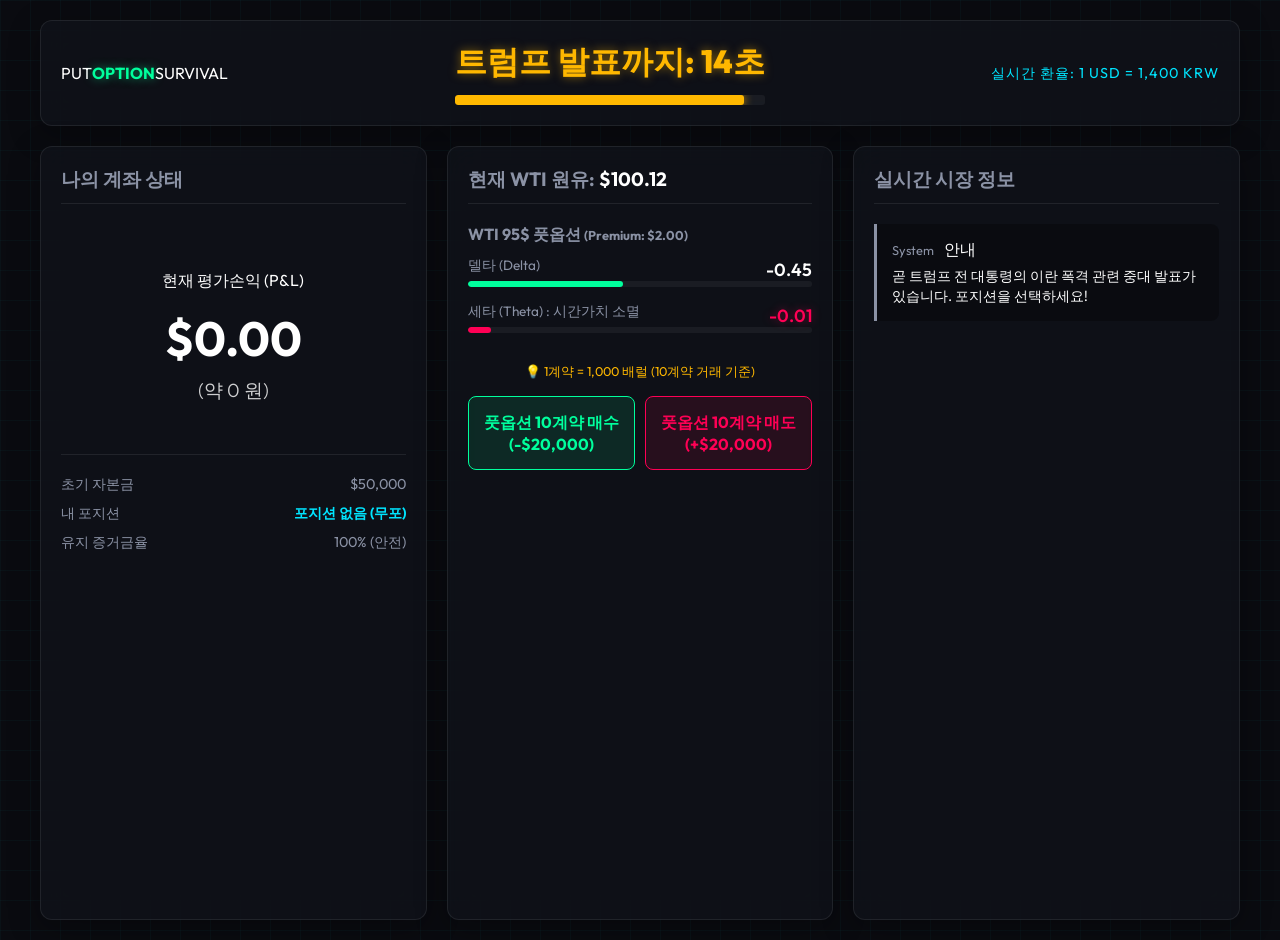
<file: index.html>
<!DOCTYPE html>
<html lang="ko">

<head>
    <meta charset="UTF-8">
    <meta name="viewport" content="width=device-width, initial-scale=1.0">
    <title>putOptionTrade - 풋옵션 트레이딩 서바이벌</title>
    <link href="https://fonts.googleapis.com/css2?family=Outfit:wght@300;400;600;800&display=swap" rel="stylesheet">
    <link rel="stylesheet" href="style.css">
</head>

<body>

    <!-- K-브로커 마진콜 오버레이 (숨김 상태) -->
    <div id="margin-call-overlay" class="hidden">
        <div class="sms-alert">
            <h3>[웹발신] 긴급 알림</h3>
            <p>OOO고객님, 해외선물 위탁증거금이 부족(Margin Call)합니다.</p>
            <p class="alert-red">즉시 추가 납입 요망.</p>
            <p>미납 시 강제 청산(반대매매) 됩니다.</p>
            <button id="btn-close-sms">확인(강제 청산 당하기)</button>
        </div>
    </div>

    <!-- 게임 오버 및 영수증 패널 (숨김 상태) -->
    <div id="game-over-overlay" class="hidden">
        <div class="receipt-panel">
            <h2 id="receipt-title">[ 파산 영수증 ]</h2>
            <div class="receipt-details">
                <p>나의 포지션: <strong id="receipt-pos" style="color:var(--text-primary)">없음</strong></p>
                <p>기초자산(WTI) 종가: <strong id="receipt-wti" style="color:var(--text-primary)">$100.00</strong></p>
                <br>
                <p>최종 손익(P&L): <span id="receipt-pl" class="profit">+$0</span></p>
                <p>예상 양도소득세(11%): <span id="receipt-tax" class="loss">-$0</span></p>
                <br>
                <div class="summary-msg" id="receipt-msg"
                    style="padding:15px; border-top:1px dashed var(--text-secondary); color:var(--neon-warning)">"탐욕의 끝은
                    늘 마진콜입니다."</div>
            </div>
            <button id="btn-restart" class="btn-buy" style="width:100%; margin-top:20px;">다시 도전하기</button>
        </div>
    </div>

    <!-- 메인 대시보드 -->
    <div class="dashboard-wrapper">

        <!-- 헤더: 타이머 & 환율 정보 -->
        <header class="top-nav glass-panel">
            <div class="logo">PUT<strong>OPTION</strong>SURVIVAL</div>
            <div class="timer" id="timer-container"
                style="font-size: 2rem; font-weight: 800; color: var(--neon-warning); text-shadow: 0 0 10px rgba(255,184,0,0.5); text-align:center;">
                트럼프 발표까지: <span id="timer-display">15</span>초
                <div class="gauge-bar" style="margin-top:10px; height:10px;">
                    <div class="fill" id="timer-bar"
                        style="width: 100%; background: var(--neon-warning); box-shadow: 0 0 10px rgba(255,184,0,0.8);">
                    </div>
                </div>
            </div>
            <div class="exchange-rate">
                실시간 환율: 1 USD = <span id="krw-rate">1,400</span> KRW
            </div>
        </header>

        <!-- 메인 그리드 레이아웃 -->
        <main class="grid-container">

            <!-- 포트폴리오 상태 (수익/손실) -->
            <section class="portfolio-section glass-panel">
                <h2 class="section-title">나의 계좌 상태</h2>
                <div class="balance-card">
                    <p class="label">현재 평가손익 (P&L)</p>
                    <h1 class="value-usd" id="pl-usd">$0.00</h1>
                    <h3 class="value-krw" id="pl-krw">(약 0 원)</h3>
                </div>
                <div class="balance-details">
                    <div class="detail-item">
                        <span>초기 자본금</span>
                        <span>$50,000</span>
                    </div>
                    <div class="detail-item">
                        <span>내 포지션</span>
                        <strong id="current-position" style="color:var(--neon-info)">포지션 없음 (무포)</strong>
                    </div>
                    <div class="detail-item">
                        <span>유지 증거금율</span>
                        <span id="margin-ratio">100% (안전)</span>
                    </div>
                </div>
            </section>

            <!-- 주문 및 호가창 -->
            <section class="order-section glass-panel">
                <h2 class="section-title">현재 WTI 원유: <span id="wti-price"
                        style="color:var(--text-primary)">$100.00</span></h2>

                <h3 style="margin:0 0 10px 0; font-size:1rem; color:var(--text-secondary);">WTI 95$ 풋옵션 <span
                        style="font-size:0.8rem">(Premium: <span id="opt-premium">$2.00</span>)</span></h3>
                <div class="greeks-box">
                    <div class="greek-item">
                        <span class="greek-name">델타 (Delta)</span>
                        <span class="greek-val" id="delta-val">-0.45</span>
                        <div class="gauge-bar">
                            <div class="fill" id="delta-bar" style="width: 45%; background: var(--neon-profit);"></div>
                        </div>
                    </div>
                    <div class="greek-item">
                        <span class="greek-name">세타 (Theta) : 시간가치 소멸</span>
                        <span class="greek-val loss" id="theta-val">-0.00</span>
                        <div class="gauge-bar">
                            <div class="fill" id="theta-bar" style="width: 0%; background: var(--neon-loss);"></div>
                        </div>
                    </div>
                </div>

                <div class="order-book">
                    <p class="multiplier-info">💡 1계약 = 1,000 배럴 (10계약 거래 기준)</p>
                    <div class="order-controls">
                        <button id="btn-buy" class="btn-buy">풋옵션 10계약 매수 (-$20,000)</button>
                        <button id="btn-sell" class="btn-sell">풋옵션 10계약 매도 (+$20,000)</button>
                    </div>
                </div>
            </section>

            <!-- 실시간 뉴스 플로우 (찌라시) -->
            <section class="news-section glass-panel">
                <h2 class="section-title">실시간 시장 정보</h2>
                <div class="news-ticker" id="news-container">
                    <div class="news-item normal">
                        <span class="time">System</span>
                        <span class="tag">안내</span>
                        <p>곧 트럼프 전 대통령의 이란 폭격 관련 중대 발표가 있습니다. 포지션을 선택하세요!</p>
                    </div>
                </div>
            </section>

        </main>
    </div>

    <!-- 오디오 엘리먼트 (마진콜용 심장박동) -->
    <audio id="heartbeat-snd" loop>
        <source src="https://assets.mixkit.co/active_storage/sfx/228/228-preview.mp3" type="audio/mpeg">
    </audio>

    <script src="script.js"></script>
</body>

</html>
</file>
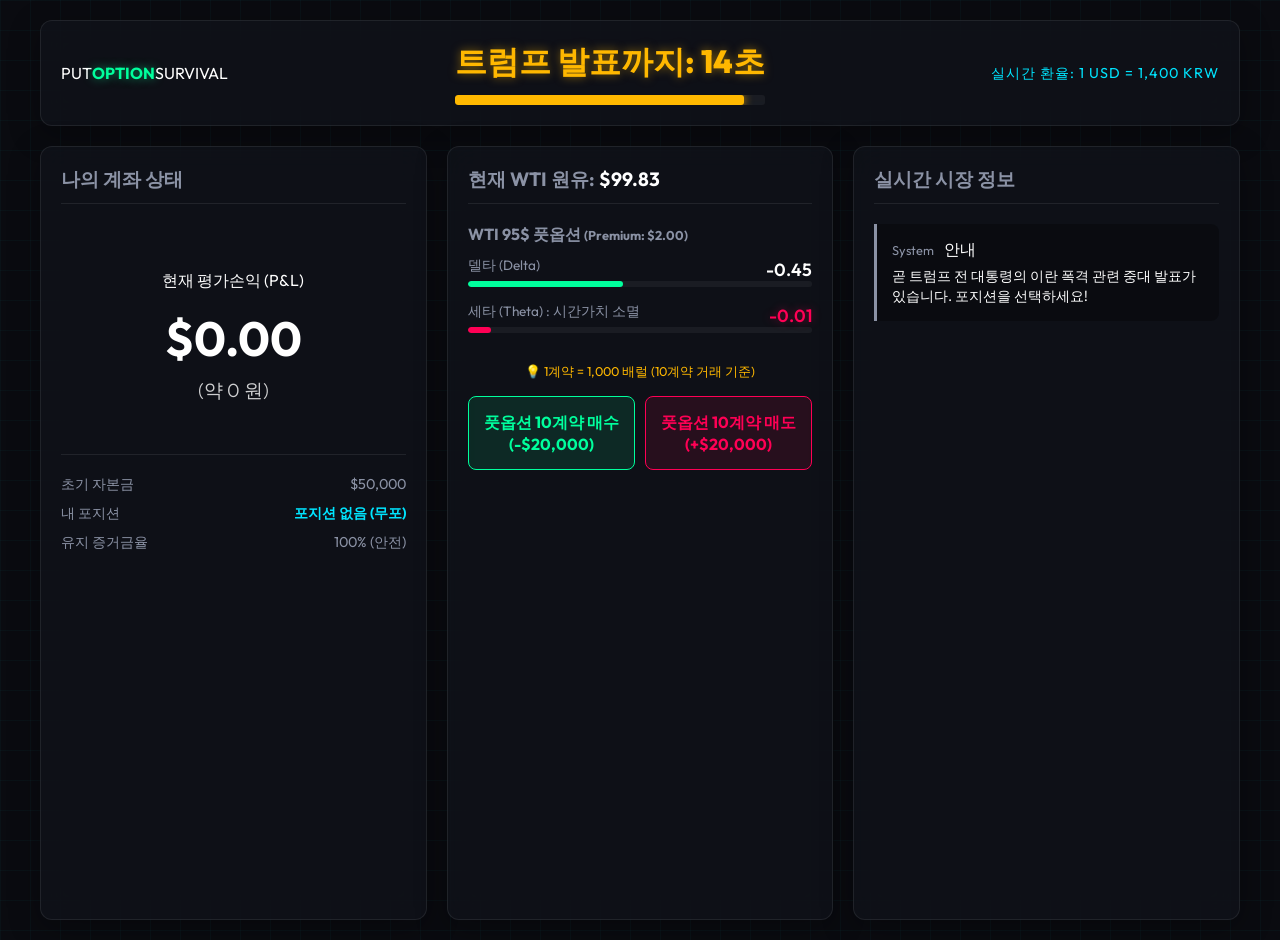
<file: putOptionTrade/index.html>
<!DOCTYPE html>
<html lang="ko">

<head>
    <meta charset="UTF-8">
    <meta name="viewport" content="width=device-width, initial-scale=1.0">
    <title>putOptionTrade - 풋옵션 트레이딩 서바이벌</title>
    <link href="https://fonts.googleapis.com/css2?family=Outfit:wght@300;400;600;800&display=swap" rel="stylesheet">
    <link rel="stylesheet" href="style.css">
</head>

<body>

    <!-- K-브로커 마진콜 오버레이 (숨김 상태) -->
    <div id="margin-call-overlay" class="hidden">
        <div class="sms-alert">
            <h3>[웹발신] 긴급 알림</h3>
            <p>OOO고객님, 해외선물 위탁증거금이 부족(Margin Call)합니다.</p>
            <p class="alert-red">즉시 추가 납입 요망.</p>
            <p>미납 시 강제 청산(반대매매) 됩니다.</p>
            <button id="btn-close-sms">확인(강제 청산 당하기)</button>
        </div>
    </div>

    <!-- 게임 오버 및 영수증 패널 (숨김 상태) -->
    <div id="game-over-overlay" class="hidden">
        <div class="receipt-panel">
            <h2 id="receipt-title">[ 파산 영수증 ]</h2>
            <div class="receipt-details">
                <p>나의 포지션: <strong id="receipt-pos" style="color:var(--text-primary)">없음</strong></p>
                <p>기초자산(WTI) 종가: <strong id="receipt-wti" style="color:var(--text-primary)">$100.00</strong></p>
                <br>
                <p>최종 손익(P&L): <span id="receipt-pl" class="profit">+$0</span></p>
                <p>예상 양도소득세(11%): <span id="receipt-tax" class="loss">-$0</span></p>
                <br>
                <div class="summary-msg" id="receipt-msg"
                    style="padding:15px; border-top:1px dashed var(--text-secondary); color:var(--neon-warning)">"탐욕의 끝은
                    늘 마진콜입니다."</div>
            </div>
            <button id="btn-restart" class="btn-buy" style="width:100%; margin-top:20px;">다시 도전하기</button>
        </div>
    </div>

    <!-- 메인 대시보드 -->
    <div class="dashboard-wrapper">

        <!-- 헤더: 타이머 & 환율 정보 -->
        <header class="top-nav glass-panel">
            <div class="logo">PUT<strong>OPTION</strong>SURVIVAL</div>
            <div class="timer" id="timer-container"
                style="font-size: 2rem; font-weight: 800; color: var(--neon-warning); text-shadow: 0 0 10px rgba(255,184,0,0.5); text-align:center;">
                트럼프 발표까지: <span id="timer-display">15</span>초
                <div class="gauge-bar" style="margin-top:10px; height:10px;">
                    <div class="fill" id="timer-bar"
                        style="width: 100%; background: var(--neon-warning); box-shadow: 0 0 10px rgba(255,184,0,0.8);">
                    </div>
                </div>
            </div>
            <div class="exchange-rate">
                실시간 환율: 1 USD = <span id="krw-rate">1,400</span> KRW
            </div>
        </header>

        <!-- 메인 그리드 레이아웃 -->
        <main class="grid-container">

            <!-- 포트폴리오 상태 (수익/손실) -->
            <section class="portfolio-section glass-panel">
                <h2 class="section-title">나의 계좌 상태</h2>
                <div class="balance-card">
                    <p class="label">현재 평가손익 (P&L)</p>
                    <h1 class="value-usd" id="pl-usd">$0.00</h1>
                    <h3 class="value-krw" id="pl-krw">(약 0 원)</h3>
                </div>
                <div class="balance-details">
                    <div class="detail-item">
                        <span>초기 자본금</span>
                        <span>$50,000</span>
                    </div>
                    <div class="detail-item">
                        <span>내 포지션</span>
                        <strong id="current-position" style="color:var(--neon-info)">포지션 없음 (무포)</strong>
                    </div>
                    <div class="detail-item">
                        <span>유지 증거금율</span>
                        <span id="margin-ratio">100% (안전)</span>
                    </div>
                </div>
            </section>

            <!-- 주문 및 호가창 -->
            <section class="order-section glass-panel">
                <h2 class="section-title">현재 WTI 원유: <span id="wti-price"
                        style="color:var(--text-primary)">$100.00</span></h2>

                <h3 style="margin:0 0 10px 0; font-size:1rem; color:var(--text-secondary);">WTI 95$ 풋옵션 <span
                        style="font-size:0.8rem">(Premium: <span id="opt-premium">$2.00</span>)</span></h3>
                <div class="greeks-box">
                    <div class="greek-item">
                        <span class="greek-name">델타 (Delta)</span>
                        <span class="greek-val" id="delta-val">-0.45</span>
                        <div class="gauge-bar">
                            <div class="fill" id="delta-bar" style="width: 45%; background: var(--neon-profit);"></div>
                        </div>
                    </div>
                    <div class="greek-item">
                        <span class="greek-name">세타 (Theta) : 시간가치 소멸</span>
                        <span class="greek-val loss" id="theta-val">-0.00</span>
                        <div class="gauge-bar">
                            <div class="fill" id="theta-bar" style="width: 0%; background: var(--neon-loss);"></div>
                        </div>
                    </div>
                </div>

                <div class="order-book">
                    <p class="multiplier-info">💡 1계약 = 1,000 배럴 (10계약 거래 기준)</p>
                    <div class="order-controls mobile-action-bar">
                        <button id="btn-buy" class="btn-buy">풋옵션 10계약 매수 (-$20,000)</button>
                        <button id="btn-sell" class="btn-sell">풋옵션 10계약 매도 (+$20,000)</button>
                    </div>
                </div>
            </section>

            <!-- 실시간 뉴스 플로우 (찌라시) -->
            <section class="news-section glass-panel">
                <h2 class="section-title">실시간 시장 정보</h2>
                <div class="news-ticker" id="news-container">
                    <div class="news-item normal">
                        <span class="time">System</span>
                        <span class="tag">안내</span>
                        <p>곧 트럼프 전 대통령의 이란 폭격 관련 중대 발표가 있습니다. 포지션을 선택하세요!</p>
                    </div>
                </div>
            </section>

        </main>
    </div>

    <!-- 오디오 엘리먼트 (마진콜용 심장박동) -->
    <audio id="heartbeat-snd" loop>
        <source src="https://assets.mixkit.co/active_storage/sfx/228/228-preview.mp3" type="audio/mpeg">
    </audio>

    <script src="script.js"></script>
</body>

</html>
</file>
<file: style.css>
/* CSS Variables for Cyberpunk & Glassmorphism Theme */
:root {
    --bg-core: #0A0B10;
    --bg-glass: rgba(18, 20, 29, 0.65);
    --bg-glass-border: rgba(255, 255, 255, 0.08);

    --neon-profit: #00FF9D;
    --neon-loss: #FF0055;
    --neon-warning: #FFB800;
    --neon-info: #00E5FF;

    --text-primary: #FFFFFF;
    --text-secondary: #8B92A5;

    --backdrop-blur: blur(16px);
}

body {
    margin: 0;
    padding: 0;
    background-color: var(--bg-core);
    /* 사이버펑크 스타일의 희미한 그리드 배경 */
    background-image:
        linear-gradient(rgba(0, 229, 255, 0.03) 1px, transparent 1px),
        linear-gradient(90deg, rgba(0, 229, 255, 0.03) 1px, transparent 1px);
    background-size: 30px 30px;
    font-family: 'Outfit', sans-serif;
    color: var(--text-primary);
    overflow-x: hidden;
}

/* Glassmorphism Panel Base */
.glass-panel {
    background: var(--bg-glass);
    backdrop-filter: var(--backdrop-blur);
    -webkit-backdrop-filter: var(--backdrop-blur);
    border: 1px solid var(--bg-glass-border);
    border-radius: 12px;
    box-shadow: 0 8px 32px rgba(0, 0, 0, 0.3);
    padding: 20px;
}

.dashboard-wrapper {
    max-width: 1200px;
    margin: 0 auto;
    padding: 20px;
    height: 100vh;
    display: flex;
    flex-direction: column;
    gap: 20px;
}

/* Header */
.top-nav {
    display: flex;
    justify-content: space-between;
    align-items: center;
}

.logo strong {
    color: var(--neon-profit);
    text-shadow: 0 0 10px rgba(0, 255, 157, 0.5);
}

.exchange-rate {
    color: var(--neon-info);
    font-size: 0.9rem;
    letter-spacing: 1px;
}

/* Main Grid */
.grid-container {
    display: grid;
    grid-template-columns: 1fr 1fr 1fr;
    gap: 20px;
    flex: 1;
}

.section-title {
    font-size: 1.2rem;
    color: var(--text-secondary);
    border-bottom: 1px solid var(--bg-glass-border);
    padding-bottom: 10px;
    margin-top: 0;
    margin-bottom: 20px;
}

/* Typography styles */
.loss {
    color: var(--neon-loss);
    text-shadow: 0 0 10px rgba(255, 0, 85, 0.4);
}

.profit {
    color: var(--neon-profit);
    text-shadow: 0 0 10px rgba(0, 255, 157, 0.4);
}

.balance-card {
    text-align: center;
    padding: 30px 0;
}

.balance-card h1 {
    font-size: 3rem;
    margin: 10px 0;
}

.balance-card h3 {
    font-size: 1.2rem;
    font-weight: 300;
    margin: 0;
    opacity: 0.8;
}

.balance-details {
    margin-top: 20px;
    border-top: 1px solid var(--bg-glass-border);
    padding-top: 20px;
}

.detail-item {
    display: flex;
    justify-content: space-between;
    margin-bottom: 10px;
    color: var(--text-secondary);
    font-size: 0.9rem;
}

/* Greeks Gauge */
.greeks-box {
    margin-bottom: 30px;
}

.greek-item {
    margin-bottom: 15px;
}

.greek-name {
    display: block;
    font-size: 0.85rem;
    color: var(--text-secondary);
    margin-bottom: 5px;
}

.greek-val {
    font-size: 1.1rem;
    font-weight: 600;
    float: right;
    margin-top: -22px;
}

.gauge-bar {
    width: 100%;
    height: 6px;
    background: rgba(255, 255, 255, 0.05);
    border-radius: 3px;
    overflow: hidden;
}

.gauge-bar .fill {
    height: 100%;
    border-radius: 3px;
}

/* Order Controls */
.multiplier-info {
    font-size: 0.8rem;
    color: var(--neon-warning);
    text-align: center;
    margin-bottom: 15px;
}

.order-controls {
    display: flex;
    gap: 10px;
}

.btn-buy,
.btn-sell,
.btn-warning {
    flex: 1;
    padding: 15px;
    border: none;
    border-radius: 8px;
    font-weight: bold;
    cursor: pointer;
    font-family: 'Outfit', sans-serif;
    font-size: 1rem;
    transition: 0.3s;
}

.btn-buy {
    background: rgba(0, 255, 157, 0.1);
    color: var(--neon-profit);
    border: 1px solid var(--neon-profit);
}

.btn-buy:hover {
    background: var(--neon-profit);
    color: var(--bg-core);
    box-shadow: 0 0 20px rgba(0, 255, 157, 0.4);
}

.btn-sell {
    background: rgba(255, 0, 85, 0.1);
    color: var(--neon-loss);
    border: 1px solid var(--neon-loss);
}

.btn-sell:hover {
    background: var(--neon-loss);
    color: var(--bg-core);
    box-shadow: 0 0 20px rgba(255, 0, 85, 0.4);
}

.btn-warning {
    background: var(--neon-warning);
    color: #000;
}

/* News Ticker */
.news-item {
    padding: 15px;
    background: rgba(0, 0, 0, 0.3);
    border-left: 3px solid var(--text-secondary);
    border-radius: 0 8px 8px 0;
    margin-bottom: 15px;
}

.news-item p {
    margin: 5px 0 0 0;
    font-size: 0.9rem;
    line-height: 1.4;
}

.news-item .time {
    font-size: 0.8rem;
    color: var(--text-secondary);
    margin-right: 10px;
}

.news-item.urgent {
    border-left-color: var(--neon-loss);
}

.news-item.urgent .tag {
    background: rgba(255, 0, 85, 0.2);
    color: var(--neon-loss);
    padding: 2px 6px;
    border-radius: 4px;
    font-size: 0.7rem;
}

.news-item.rumor {
    border-left-color: var(--neon-warning);
}

.news-item.rumor .tag {
    background: rgba(255, 184, 0, 0.2);
    color: var(--neon-warning);
    padding: 2px 6px;
    border-radius: 4px;
    font-size: 0.7rem;
}

/* Margin Call Simulation (SMS UI) */
#margin-call-overlay {
    position: fixed;
    top: 0;
    left: 0;
    width: 100vw;
    height: 100vh;
    background: rgba(255, 0, 85, 0.15);
    backdrop-filter: blur(5px);
    z-index: 1000;
    display: flex;
    justify-content: center;
    align-items: center;
    transition: opacity 0.3s;
}

#margin-call-overlay.hidden {
    opacity: 0;
    pointer-events: none;
}

.sms-alert {
    background: #FFEBEE;
    color: #333;
    width: 320px;
    border-radius: 16px;
    padding: 25px;
    box-shadow: 0 20px 50px rgba(255, 0, 85, 0.5);
    font-family: 'Malgun Gothic', 'Apple SD Gothic Neo', sans-serif;
}

.sms-alert h3 {
    margin-top: 0;
    color: #D32F2F;
    border-bottom: 1px solid #ffcdd2;
    padding-bottom: 10px;
}

.sms-alert p {
    font-size: 0.95rem;
    line-height: 1.5;
    margin-bottom: 10px;
}

.alert-red {
    color: #D32F2F;
    font-weight: bold;
}

.sms-alert button {
    width: 100%;
    padding: 12px;
    margin-top: 15px;
    background: #D32F2F;
    color: white;
    border: none;
    border-radius: 8px;
    font-weight: bold;
    cursor: pointer;
}

/* Pulsing Red Animation for Margin Call State */
.danger-pulse-bg {
    animation: danger-pulse 1s infinite alternate;
}

@keyframes danger-pulse {
    0% {
        box-shadow: inset 0 0 0px 0px rgba(255, 0, 85, 0);
    }

    100% {
        box-shadow: inset 0 0 100px 20px rgba(255, 0, 85, 0.4);
    }
}

/* UI Feedback Animations */
.flash-highlight {
    animation: flash-bg 0.6s ease-out;
}

@keyframes flash-bg {
    0% {
        background: rgba(0, 255, 157, 0.3);
        box-shadow: 0 0 30px rgba(0, 255, 157, 0.6);
        border: 1px solid var(--neon-profit);
    }

    100% {
        background: var(--bg-glass);
        box-shadow: 0 8px 32px rgba(0, 0, 0, 0.3);
        border: 1px solid var(--bg-glass-border);
    }
}

.urgent-blink {
    color: var(--neon-loss) !important;
    text-shadow: 0 0 20px rgba(255, 0, 85, 0.8) !important;
    animation: urgent-pulse 0.2s infinite alternate;
}

@keyframes urgent-pulse {
    0% {
        opacity: 1;
    }

    100% {
        opacity: 0.5;
    }
}

/* Receipt UI (Game Over) */
#game-over-overlay {
    position: fixed;
    top: 0;
    left: 0;
    width: 100vw;
    height: 100vh;
    background: rgba(10, 11, 16, 0.85);
    backdrop-filter: blur(10px);
    z-index: 2000;
    display: flex;
    justify-content: center;
    align-items: center;
    transition: opacity 0.5s;
}

#game-over-overlay.hidden {
    opacity: 0;
    pointer-events: none;
}

.receipt-panel {
    background: #1A1C28;
    color: var(--text-secondary);
    width: 380px;
    border-radius: 4px;
    padding: 30px;
    font-family: 'Courier New', Courier, monospace;
    /* 영수증 서체 느낌 */
    border: 2px dashed rgba(255, 255, 255, 0.2);
    box-shadow: 0 0 50px rgba(0, 229, 255, 0.2);
}

.receipt-panel h2 {
    text-align: center;
    color: var(--text-primary);
    margin-top: 0;
    border-bottom: 2px dashed rgba(255, 255, 255, 0.2);
    padding-bottom: 15px;
}

.receipt-details p {
    font-size: 1rem;
    margin: 10px 0;
    display: flex;
    justify-content: space-between;
}
</file>
<file: putOptionTrade/style.css>
/* CSS Variables for Cyberpunk & Glassmorphism Theme */
:root {
    --bg-core: #0A0B10;
    --bg-glass: rgba(18, 20, 29, 0.65);
    --bg-glass-border: rgba(255, 255, 255, 0.08);

    --neon-profit: #00FF9D;
    --neon-loss: #FF0055;
    --neon-warning: #FFB800;
    --neon-info: #00E5FF;

    --text-primary: #FFFFFF;
    --text-secondary: #8B92A5;

    --backdrop-blur: blur(16px);
}

body {
    margin: 0;
    padding: 0;
    background-color: var(--bg-core);
    /* 사이버펑크 스타일의 희미한 그리드 배경 */
    background-image:
        linear-gradient(rgba(0, 229, 255, 0.03) 1px, transparent 1px),
        linear-gradient(90deg, rgba(0, 229, 255, 0.03) 1px, transparent 1px);
    background-size: 30px 30px;
    font-family: 'Outfit', sans-serif;
    color: var(--text-primary);
    overflow-x: hidden;
}

/* Glassmorphism Panel Base */
.glass-panel {
    background: var(--bg-glass);
    backdrop-filter: var(--backdrop-blur);
    -webkit-backdrop-filter: var(--backdrop-blur);
    border: 1px solid var(--bg-glass-border);
    border-radius: 12px;
    box-shadow: 0 8px 32px rgba(0, 0, 0, 0.3);
    padding: 20px;
}

.dashboard-wrapper {
    max-width: 1200px;
    margin: 0 auto;
    padding: 20px;
    height: 100vh;
    display: flex;
    flex-direction: column;
    gap: 20px;
}

/* Header */
.top-nav {
    display: flex;
    justify-content: space-between;
    align-items: center;
}

.logo strong {
    color: var(--neon-profit);
    text-shadow: 0 0 10px rgba(0, 255, 157, 0.5);
}

.exchange-rate {
    color: var(--neon-info);
    font-size: 0.9rem;
    letter-spacing: 1px;
}

/* Main Grid */
.grid-container {
    display: grid;
    grid-template-columns: 1fr 1fr 1fr;
    gap: 20px;
    flex: 1;
}

.section-title {
    font-size: 1.2rem;
    color: var(--text-secondary);
    border-bottom: 1px solid var(--bg-glass-border);
    padding-bottom: 10px;
    margin-top: 0;
    margin-bottom: 20px;
}

/* Typography styles */
.loss {
    color: var(--neon-loss);
    text-shadow: 0 0 10px rgba(255, 0, 85, 0.4);
}

.profit {
    color: var(--neon-profit);
    text-shadow: 0 0 10px rgba(0, 255, 157, 0.4);
}

.balance-card {
    text-align: center;
    padding: 30px 0;
}

.balance-card h1 {
    font-size: 3rem;
    margin: 10px 0;
}

.balance-card h3 {
    font-size: 1.2rem;
    font-weight: 300;
    margin: 0;
    opacity: 0.8;
}

.balance-details {
    margin-top: 20px;
    border-top: 1px solid var(--bg-glass-border);
    padding-top: 20px;
}

.detail-item {
    display: flex;
    justify-content: space-between;
    margin-bottom: 10px;
    color: var(--text-secondary);
    font-size: 0.9rem;
}

/* Greeks Gauge */
.greeks-box {
    margin-bottom: 30px;
}

.greek-item {
    margin-bottom: 15px;
}

.greek-name {
    display: block;
    font-size: 0.85rem;
    color: var(--text-secondary);
    margin-bottom: 5px;
}

.greek-val {
    font-size: 1.1rem;
    font-weight: 600;
    float: right;
    margin-top: -22px;
}

.gauge-bar {
    width: 100%;
    height: 6px;
    background: rgba(255, 255, 255, 0.05);
    border-radius: 3px;
    overflow: hidden;
}

.gauge-bar .fill {
    height: 100%;
    border-radius: 3px;
}

/* Order Controls */
.multiplier-info {
    font-size: 0.8rem;
    color: var(--neon-warning);
    text-align: center;
    margin-bottom: 15px;
}

.order-controls {
    display: flex;
    gap: 10px;
}

.btn-buy,
.btn-sell,
.btn-warning {
    flex: 1;
    padding: 15px;
    border: none;
    border-radius: 8px;
    font-weight: bold;
    cursor: pointer;
    font-family: 'Outfit', sans-serif;
    font-size: 1rem;
    transition: 0.3s;
}

.btn-buy {
    background: rgba(0, 255, 157, 0.1);
    color: var(--neon-profit);
    border: 1px solid var(--neon-profit);
}

.btn-buy:hover {
    background: var(--neon-profit);
    color: var(--bg-core);
    box-shadow: 0 0 20px rgba(0, 255, 157, 0.4);
}

.btn-sell {
    background: rgba(255, 0, 85, 0.1);
    color: var(--neon-loss);
    border: 1px solid var(--neon-loss);
}

.btn-sell:hover {
    background: var(--neon-loss);
    color: var(--bg-core);
    box-shadow: 0 0 20px rgba(255, 0, 85, 0.4);
}

.btn-warning {
    background: var(--neon-warning);
    color: #000;
}

/* News Ticker */
.news-item {
    padding: 15px;
    background: rgba(0, 0, 0, 0.3);
    border-left: 3px solid var(--text-secondary);
    border-radius: 0 8px 8px 0;
    margin-bottom: 15px;
}

.news-item p {
    margin: 5px 0 0 0;
    font-size: 0.9rem;
    line-height: 1.4;
}

.news-item .time {
    font-size: 0.8rem;
    color: var(--text-secondary);
    margin-right: 10px;
}

.news-item.urgent {
    border-left-color: var(--neon-loss);
}

.news-item.urgent .tag {
    background: rgba(255, 0, 85, 0.2);
    color: var(--neon-loss);
    padding: 2px 6px;
    border-radius: 4px;
    font-size: 0.7rem;
}

.news-item.rumor {
    border-left-color: var(--neon-warning);
}

.news-item.rumor .tag {
    background: rgba(255, 184, 0, 0.2);
    color: var(--neon-warning);
    padding: 2px 6px;
    border-radius: 4px;
    font-size: 0.7rem;
}

/* Margin Call Simulation (SMS UI) */
#margin-call-overlay {
    position: fixed;
    top: 0;
    left: 0;
    width: 100vw;
    height: 100vh;
    background: rgba(255, 0, 85, 0.15);
    backdrop-filter: blur(5px);
    z-index: 1000;
    display: flex;
    justify-content: center;
    align-items: center;
    transition: opacity 0.3s;
}

#margin-call-overlay.hidden {
    opacity: 0;
    pointer-events: none;
}

.sms-alert {
    background: #FFEBEE;
    color: #333;
    width: 320px;
    border-radius: 16px;
    padding: 25px;
    box-shadow: 0 20px 50px rgba(255, 0, 85, 0.5);
    font-family: 'Malgun Gothic', 'Apple SD Gothic Neo', sans-serif;
}

.sms-alert h3 {
    margin-top: 0;
    color: #D32F2F;
    border-bottom: 1px solid #ffcdd2;
    padding-bottom: 10px;
}

.sms-alert p {
    font-size: 0.95rem;
    line-height: 1.5;
    margin-bottom: 10px;
}

.alert-red {
    color: #D32F2F;
    font-weight: bold;
}

.sms-alert button {
    width: 100%;
    padding: 12px;
    margin-top: 15px;
    background: #D32F2F;
    color: white;
    border: none;
    border-radius: 8px;
    font-weight: bold;
    cursor: pointer;
}

/* Pulsing Red Animation for Margin Call State */
.danger-pulse-bg {
    animation: danger-pulse 1s infinite alternate;
}

@keyframes danger-pulse {
    0% {
        box-shadow: inset 0 0 0px 0px rgba(255, 0, 85, 0);
    }

    100% {
        box-shadow: inset 0 0 100px 20px rgba(255, 0, 85, 0.4);
    }
}

/* UI Feedback Animations */
.flash-highlight {
    animation: flash-bg 0.6s ease-out;
}

@keyframes flash-bg {
    0% {
        background: rgba(0, 255, 157, 0.3);
        box-shadow: 0 0 30px rgba(0, 255, 157, 0.6);
        border: 1px solid var(--neon-profit);
    }

    100% {
        background: var(--bg-glass);
        box-shadow: 0 8px 32px rgba(0, 0, 0, 0.3);
        border: 1px solid var(--bg-glass-border);
    }
}

.urgent-blink {
    color: var(--neon-loss) !important;
    text-shadow: 0 0 20px rgba(255, 0, 85, 0.8) !important;
    animation: urgent-pulse 0.2s infinite alternate;
}

@keyframes urgent-pulse {
    0% {
        opacity: 1;
    }

    100% {
        opacity: 0.5;
    }
}

/* Receipt UI (Game Over) */
#game-over-overlay {
    position: fixed;
    top: 0;
    left: 0;
    width: 100vw;
    height: 100vh;
    background: rgba(10, 11, 16, 0.85);
    backdrop-filter: blur(10px);
    z-index: 2000;
    display: flex;
    justify-content: center;
    align-items: center;
    transition: opacity 0.5s;
}

#game-over-overlay.hidden {
    opacity: 0;
    pointer-events: none;
}

.receipt-panel {
    background: #1A1C28;
    color: var(--text-secondary);
    width: 380px;
    border-radius: 4px;
    padding: 30px;
    font-family: 'Courier New', Courier, monospace;
    /* 영수증 서체 느낌 */
    border: 2px dashed rgba(255, 255, 255, 0.2);
    box-shadow: 0 0 50px rgba(0, 229, 255, 0.2);
}

.receipt-panel h2 {
    text-align: center;
    color: var(--text-primary);
    margin-top: 0;
    border-bottom: 2px dashed rgba(255, 255, 255, 0.2);
    padding-bottom: 15px;
}

.receipt-details p {
    font-size: 1rem;
    margin: 10px 0;
    display: flex;
    justify-content: space-between;
}

/* Responsive Design for Mobile Devices */
@media screen and (max-width: 992px) {
    .dashboard-wrapper {
        height: auto;
        padding: 10px;
        padding-bottom: 15vh;
        /* Space for sticky buttons */
    }

    .top-nav {
        flex-direction: column;
        gap: 15px;
        text-align: center;
        padding: 15px;
    }

    .timer {
        font-size: 1.5rem !important;
    }

    .grid-container {
        grid-template-columns: 1fr;
        gap: 15px;
    }

    .balance-card h1 {
        font-size: 2.2rem;
    }

    .section-title {
        font-size: 1.1rem;
        margin-bottom: 15px;
    }

    /* Make overlays responsive */
    .sms-alert,
    .receipt-panel {
        width: 90%;
        max-width: 380px;
        padding: 20px;
    }

    /* Sticky Bottom Bar for Trading on Mobile */
    .mobile-action-bar {
        position: fixed;
        bottom: 0;
        left: 0;
        right: 0;
        background: var(--bg-glass);
        backdrop-filter: var(--backdrop-blur);
        -webkit-backdrop-filter: var(--backdrop-blur);
        border-top: 1px solid var(--bg-glass-border);
        padding: 15px;
        display: flex;
        gap: 10px;
        z-index: 500;
        box-shadow: 0 -10px 30px rgba(0, 0, 0, 0.5);
    }
}
</file>
